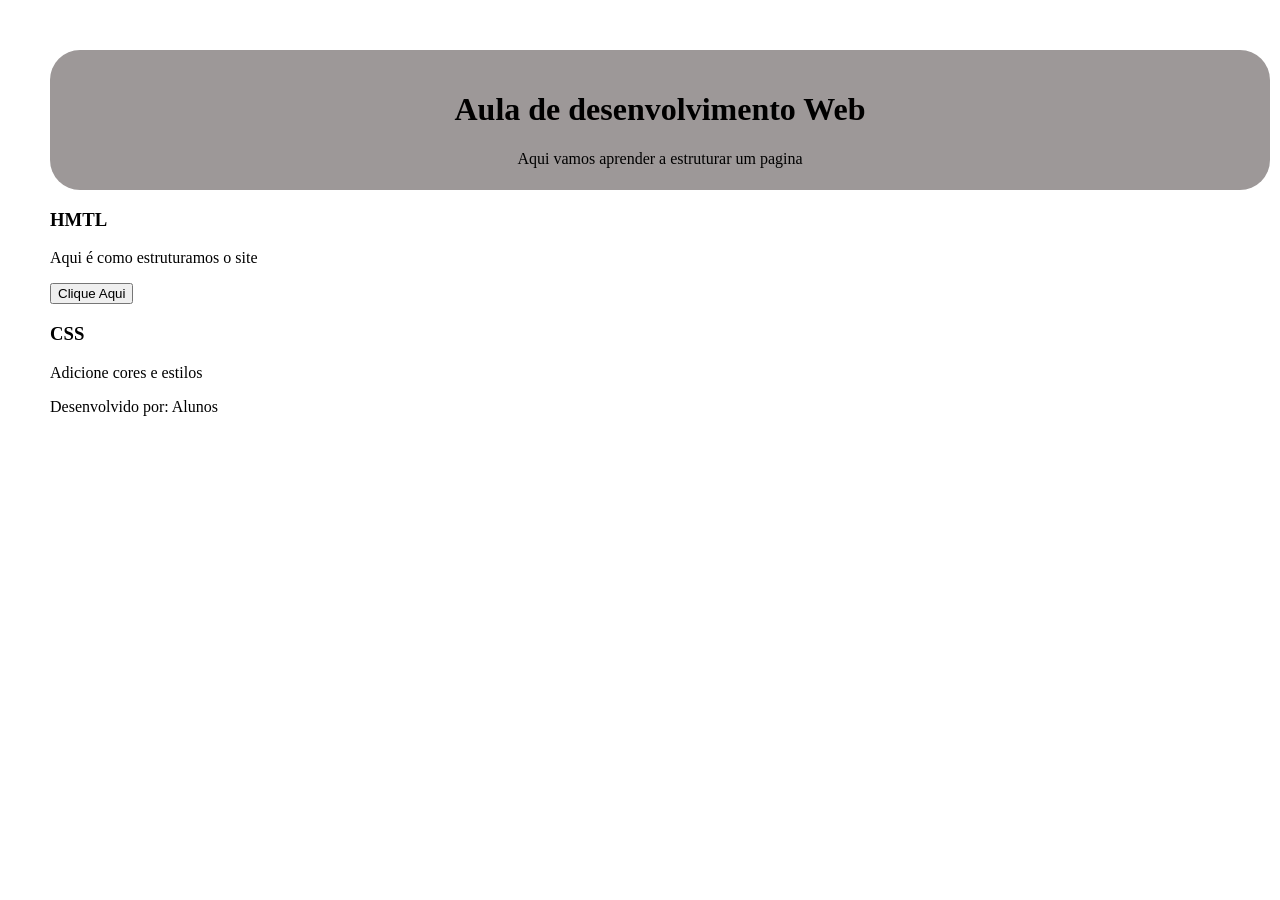
<file: DevWeb/index.html>
<!DOCTYPE html>
<html lang="pt-br">
<head>
    <meta charset="UTF-8">
    <meta name="viewport" content="width=device-width, initial-scale=1.0">
    <title>DevWeb</title>
    <link rel="stylesheet" href="style.css">
</head>
   
<body>
     <header id="caixaUm">
        <h1>Aula de desenvolvimento Web</h1>
        <p>Aqui vamos aprender a estruturar um pagina</p>
    </header>

    <main>
        <section>
            <h3> HMTL</h3>
            <p>Aqui é como estruturamos o site</p>
            <button> Clique Aqui</button>
        </section>

        <section>
            <h3>CSS</h3>
            <p>Adicione cores e estilos</p>
        </section>

    </main>
    <footer>
        <p>Desenvolvido por: Alunos</p>
    </footer>
</body>
</html>
</file>
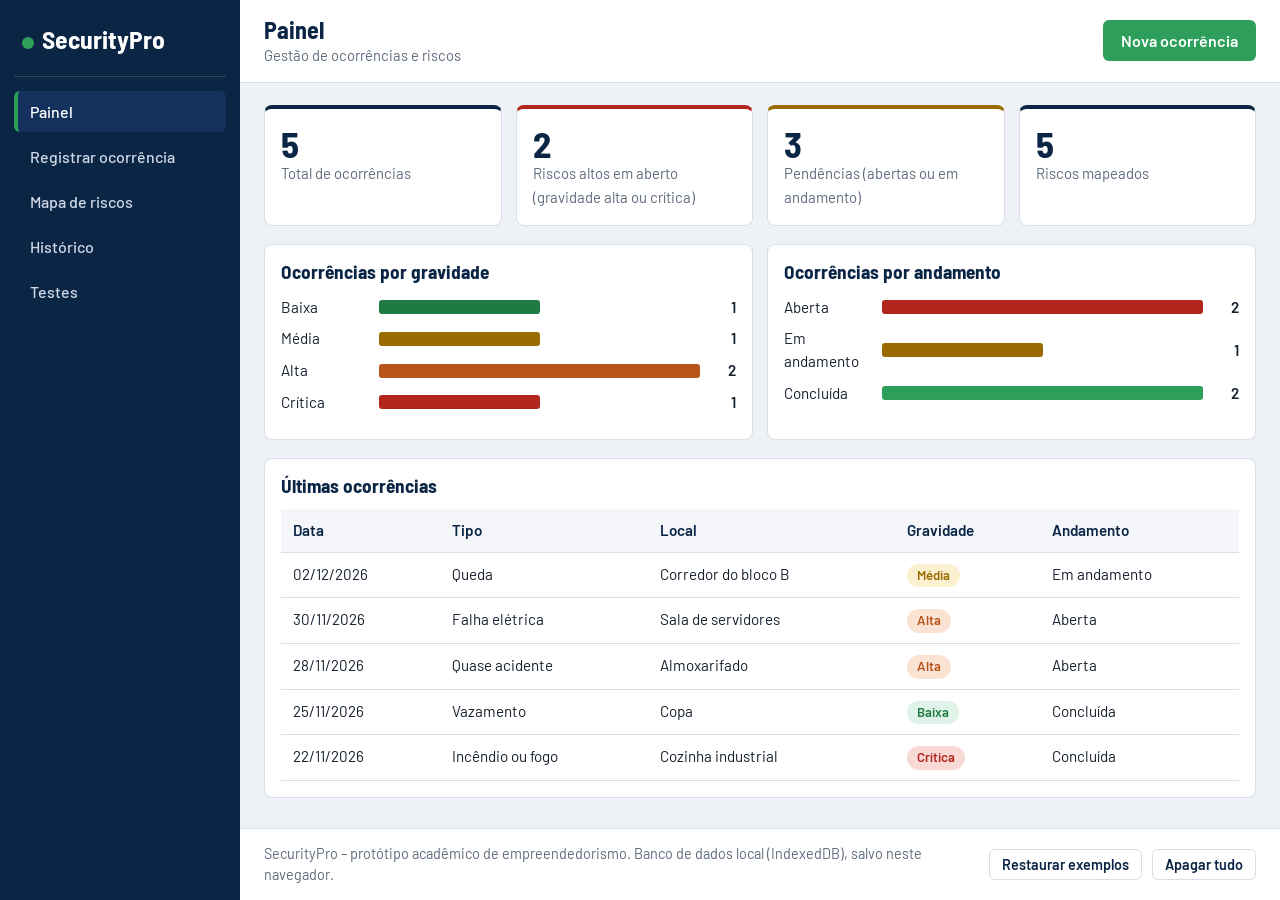
<file: ProjetoEmpreendedorismo/index.html>
<!DOCTYPE html>
<html lang="pt-BR">
<head>
<meta charset="utf-8">
<meta name="viewport" content="width=device-width, initial-scale=1, viewport-fit=cover">
<title>RiscoZero</title>
<link rel="stylesheet" href="style.css">
<link rel="stylesheet" href="https://fonts.googleapis.com/css2?family=Barlow:wght@400;500;600&family=Barlow+Semi+Condensed:wght@600;700&display=swap">

</head>
<body>
<div class="app">
  <aside>
    <div class="logo"><i></i>SecurityPro</div>
    <nav class="menu" aria-label="Menu principal">
      <button data-tab="dash" aria-current="page">Painel</button>
      <button data-tab="reg">Registrar ocorrência</button>
      <button data-tab="risk">Mapa de riscos</button>
      <button data-tab="hist">Histórico</button>

      <button data-tab="test">Testes</button>
    </nav>
  </aside>
  <div class="content">
    <header class="top">
      <div><h1 id="pageTitle">Painel</h1><p>Gestão de ocorrências e riscos</p></div>
      <button class="btn" data-go="reg">Nova ocorrência</button>
    </header>
    <main>
      <div class="alert no" id="dbError" hidden></div>

      <section id="dash">
        <div class="kpis" id="kpis"></div>
        <div class="grid2">
          <div class="card"><h2>Ocorrências por gravidade</h2><div id="chGrav"></div></div>
          <div class="card"><h2>Ocorrências por andamento</h2><div id="chSt"></div></div>
        </div>
        <div class="card"><h2>Últimas ocorrências</h2><div class="tw"><table id="tRecent"></table></div></div>
      </section>

      <section id="reg" hidden>
        <form class="card" id="form" novalidate>
          <div class="full alert ok" id="fmsg" role="status" hidden></div>
          <label>Tipo de ocorrência<select id="tipo"></select></label>
          <label>Gravidade<select id="grav"><option value="">Selecione</option><option>Baixa</option><option>Média</option><option>Alta</option><option>Crítica</option></select></label>
          <label>Local<input id="local" type="text" maxlength="60" placeholder="Ex.: Almoxarifado, Bloco B"></label>
          <label>Data<input id="data" type="date"></label>
          <label class="full">Descrição<textarea id="desc" maxlength="500" placeholder="Descreva o que aconteceu e o que foi feito na hora."></textarea></label>
          <div class="full"><button class="btn" type="submit">Salvar ocorrência</button></div>
        </form>
      </section>

      <section id="risk" hidden>
        <div class="card"><h2>Riscos identificados</h2>
          <p class="count">Gerados a partir das ocorrências (tipo e local). As medidas recomendadas vêm da tabela medidas do banco.</p>
          <div class="tw"><table id="tRisk"></table></div></div>
      </section>

      <section id="hist" hidden>
        <div class="card"><h2>Histórico e acompanhamento</h2>
          <div class="filters">
            <label>Gravidade<select id="fGrav"><option value="">Todas</option><option>Baixa</option><option>Média</option><option>Alta</option><option>Crítica</option></select></label>
            <label>Andamento<select id="fSt"><option value="">Todos</option><option>Aberta</option><option>Em andamento</option><option>Concluída</option></select></label>
            <label>Busca<input id="busca" type="search" placeholder="Local, tipo ou descrição"></label>
          </div>
          <p class="count" id="count"></p>
          <div class="tw"><table id="tHist"></table></div></div>
      </section>

      <section id="banco" hidden>
        <div class="card"><h2>Banco de dados local</h2>
          <p class="count" id="dbInfo"></p>
          <div class="tw"><table id="tSchema"></table></div>
          <p class="count" style="margin-top:14px">Estrutura equivalente em SQL, para a documentação do trabalho:</p>
<pre>CREATE TABLE ocorrencias (
  id        INTEGER PRIMARY KEY AUTOINCREMENT,
  tipo      TEXT NOT NULL,
  local     TEXT NOT NULL,
  data      DATE NOT NULL,
  descricao TEXT NOT NULL,
  gravidade TEXT NOT NULL,   -- Baixa, Média, Alta, Crítica
  status    TEXT NOT NULL,   -- Aberta, Em andamento, Concluída
  chave     TEXT UNIQUE      -- impede registros duplicados
);
CREATE TABLE historico (
  id            INTEGER PRIMARY KEY AUTOINCREMENT,
  ocorrenciaId  INTEGER REFERENCES ocorrencias(id),
  data          DATE,
  texto         TEXT
);
CREATE TABLE medidas (tipo TEXT PRIMARY KEY, texto TEXT);</pre>
        </div>
      </section>

      <section id="test" hidden>
        <div class="card"><h2>Testes do sistema</h2>
          <p class="count">Roda verificações de campos vazios, duplicidade, indicadores e persistência em um banco temporário. Os dados reais não são alterados.</p>
          <button class="btn" id="runTests">Executar testes</button>
          <ul class="tests" id="results"></ul>
          <h2 style="margin-top:18px">Conferir manualmente na apresentação</h2>
          <ul class="checks"><li>Diminuir a janela do navegador (ou abrir no celular) e verificar menu, cartões e tabelas.</li>
          <li>Registrar uma ocorrência, recarregar a página (F5) e confirmar que ela continua na tabela.</li>
          <li>Tentar salvar o formulário vazio e depois repetir o mesmo registro.</li>
          <li>Abrir a aba Banco de dados e mostrar tabelas, índices e quantidade de registros.</li></ul>
        </div>
      </section>
    </main>
    <footer>
      <span>SecurityPro – protótipo acadêmico de empreendedorismo. Banco de dados local (IndexedDB), salvo neste navegador.</span>
      <button class="btn ghost sm" id="reset">Restaurar exemplos</button>
      <button class="btn ghost sm" id="clear">Apagar tudo</button>
    </footer>
  </div>
</div>

<script src="main.js"></script>
</body>
</html>
</file>
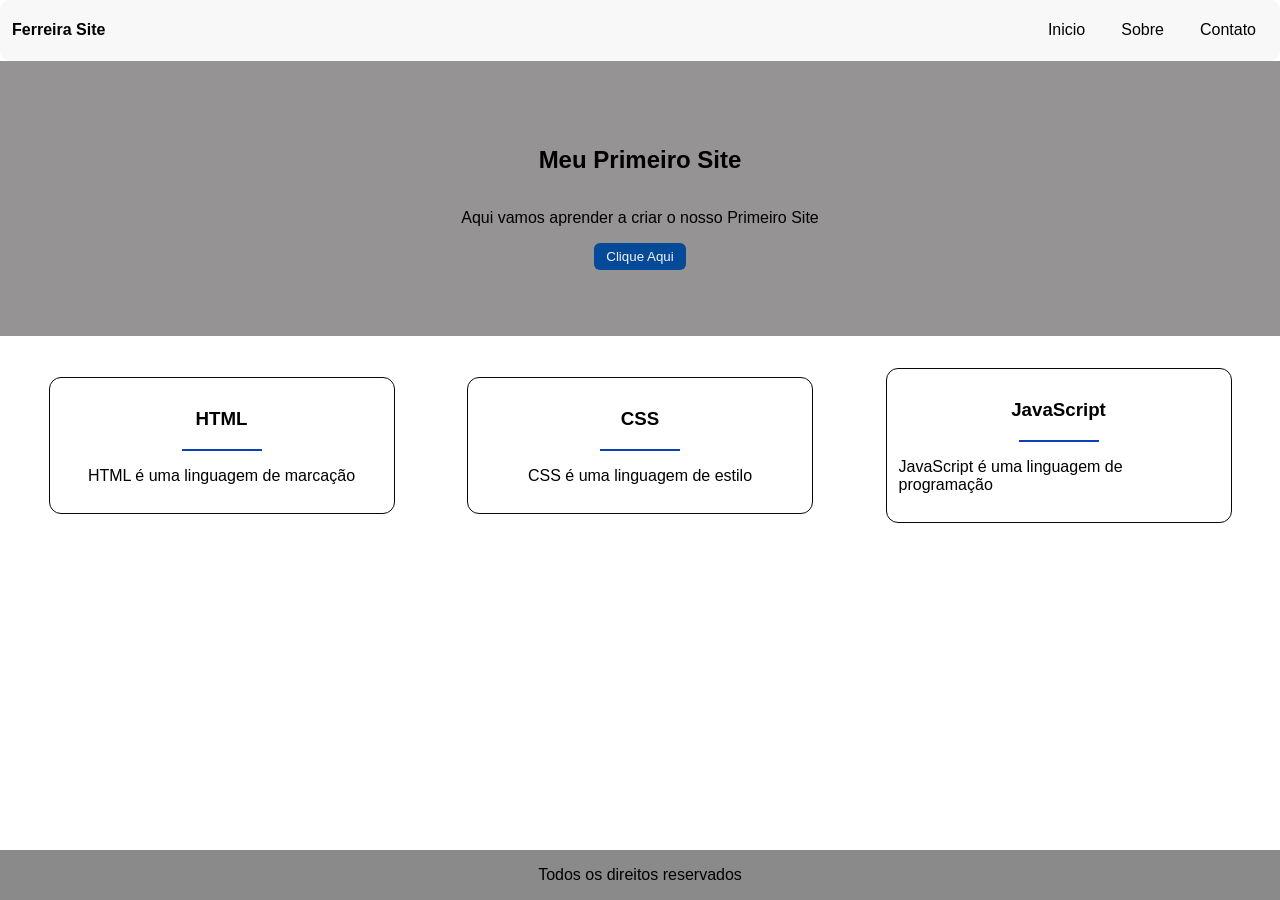
<file: DW/Aula 03/index.html>
<!DOCTYPE html>
<html lang="pt-br">
<head>
    <meta charset="UTF-8">
    <meta name="viewport" content="width=device-width, initial-scale=1.0">
    <title>DevWeb</title>
    <link rel="stylesheet" href="style.css">
    <link rel="shortcut icon" href="assets/worlwide.png" title="global icons">
</head>
<body>
    <header id="menu">
        <section id="textoMenu">
            <h4>Ferreira Site</h4>
        </section>

        <section id="linkMenu">
            <a href="https://nodejs.org/pt-br" class="linkMenu">Inicio</a>
            <a href="https://nodejs.org/pt-br" class="linkMenu">Sobre</a>
            <a href="contato.html" target="_blank" class="linkMenu">Contato</a>
        </section>
    </header>
    <main>
        <section id="">
            <div id="caixaUm">
            <h2>Meu Primeiro Site</h2>
            <p>Aqui vamos aprender a criar o nosso Primeiro Site</p>
            <button id="btnCxUm">Clique Aqui</button>
        </section>

        <section>
            <div id="caixaDois">
                <div id="caixinha">
                    <h3>HTML</h3>
                    <div class="linha"></div>
                    <p>HTML é uma linguagem de marcação </p> 
                </div>

                <div id="caixinha">
                    <h3>CSS</h3>
                    <div class="linha"></div>
                    <p>CSS é uma linguagem de estilo </p>
                </div>

                <div id="caixinha">
                    <h3>JavaScript</h3>
                    <div class="linha"></div>
                    <p>JavaScript é uma linguagem de programação </p> 
            </div>
    </main>

    <footer>
        <p>Todos os direitos reservados</p>

    </footer>
</body>
</html>
</file>
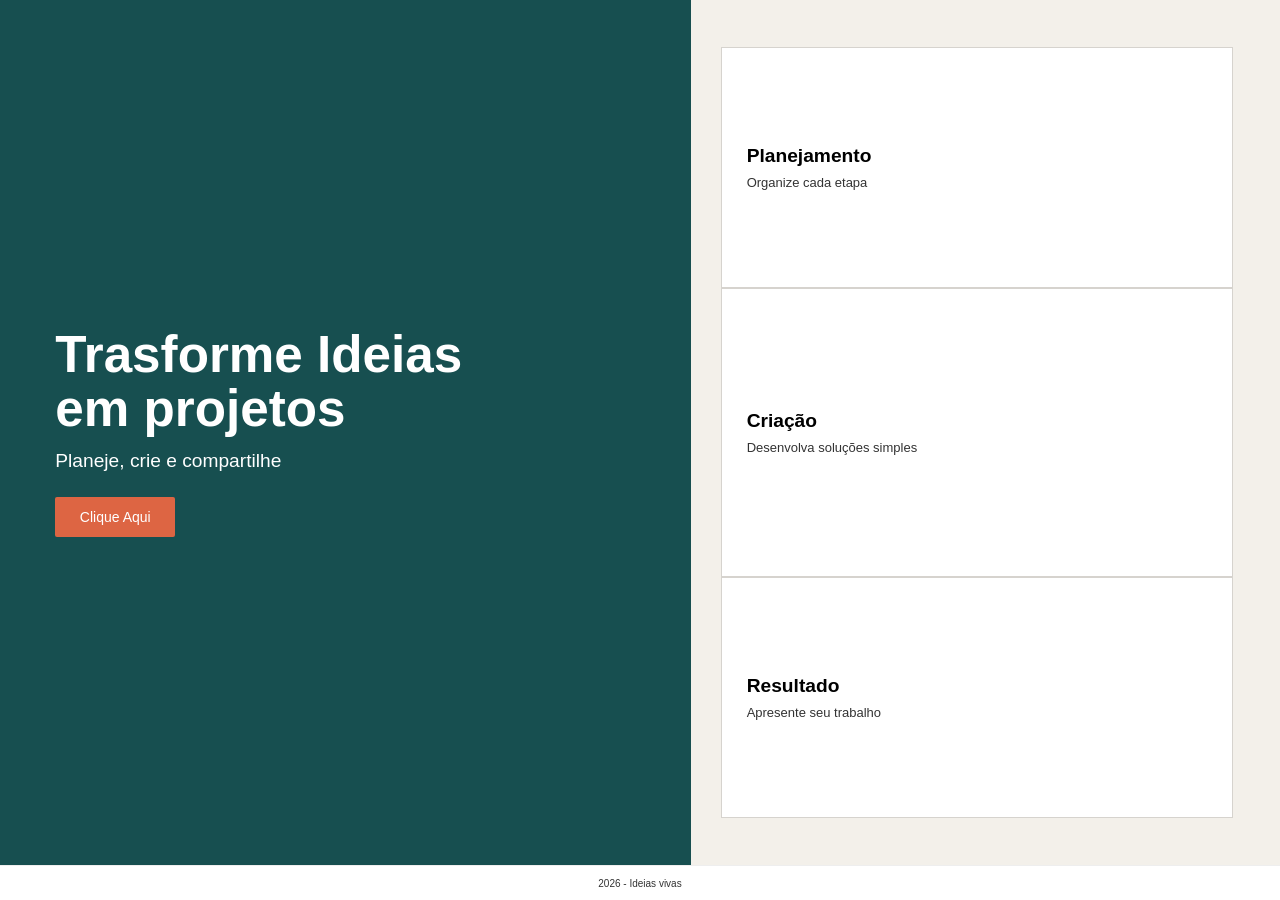
<file: DW/Extra/index.html>
<!DOCTYPE html>
<html lang="pt-br">
<head>
    <meta charset="UTF-8">
    <meta name="viewport" content="width=device-width, initial-scale=1.0">
    <title>Document</title>
    <link rel="stylesheet" href="style.css">
    <link rel="favicon" href="">

</head>
<body>
    <header>

    </header>
    <main>
        <section>
            <div id="CaixaUm">
                <div class="caixinha1">
                    <h1>Trasforme Ideias em projetos</h1>
                    <p>Planeje, crie e compartilhe</p>
                    <button> Clique Aqui</button>
                </div>

                <div class="caixinha2">
                    <h2>Planejamento</h2>
                    <p>Organize cada etapa</p>
                </div>

                <div class="caixinha2">
                    <h2>Criação</h2>
                    <p>Desenvolva soluções simples</p>
                </div>

                <div class="caixinha2">
                    <h2>Resultado</h2>
                    <p>Apresente seu trabalho</p>
                </div>
            </div>
        </section>

    </main>
    <footer>
        2026 - Ideias vivas
    </footer>
    
</body>
</html>
</file>
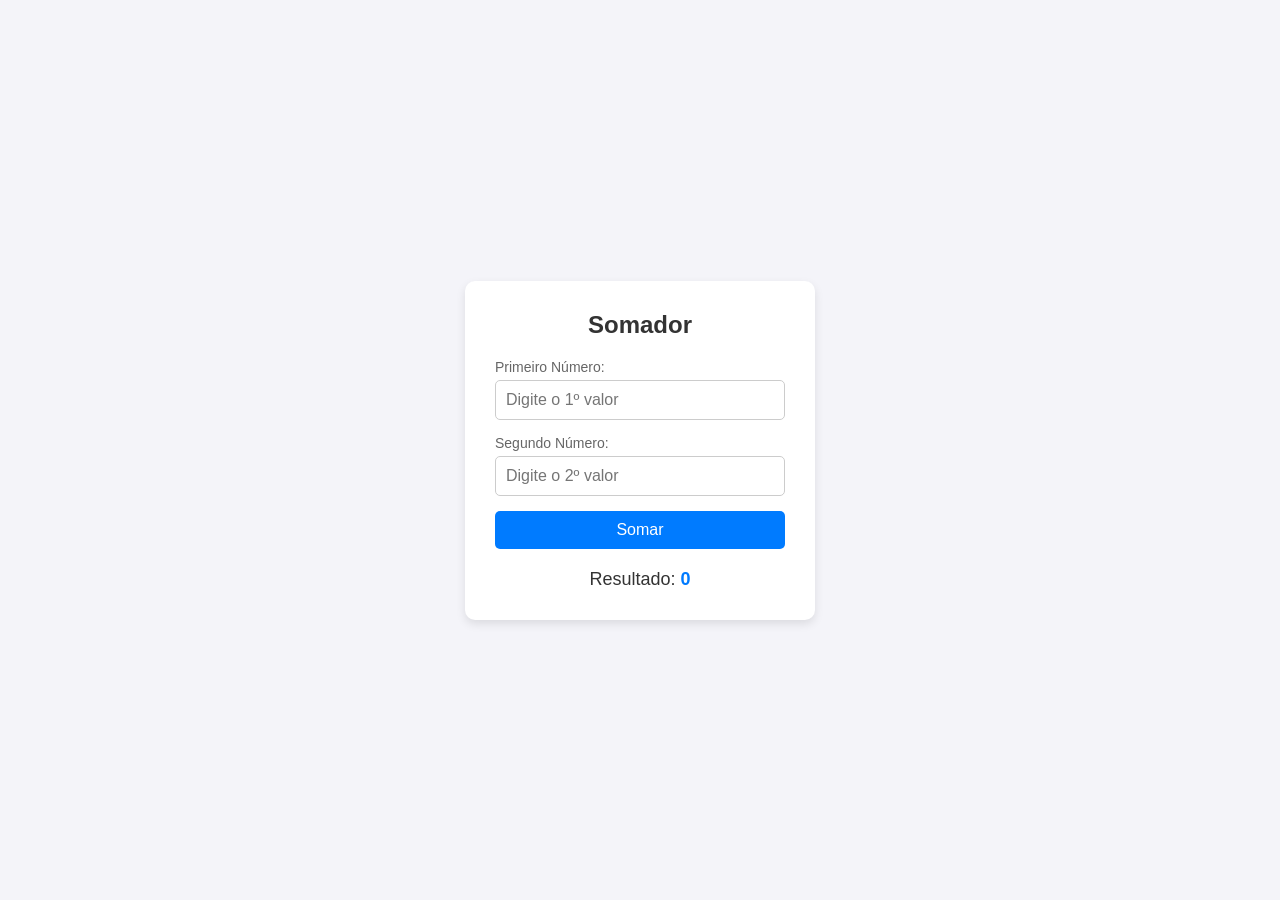
<file: Treino JS/Treino 01/index.html>
<!DOCTYPE html>
<html lang="pt-BR">
<head>
    <meta charset="UTF-8">
    <meta name="viewport" content="width=device-width, initial-scale=1.0">
    <link rel="stylesheet" href="style.css">
    <title>Calculadora de Soma</title>
</head>
<body>
    <div class="calculator-card">
        <h2>Somador</h2>
        <form id="calcForm">
            <div class="form-group">
                <label for="num1">Primeiro Número:</label>
                <input type="number" id="num1" step="any" required placeholder="Digite o 1º valor">
            </div>

            <div class="form-group">
                <label for="num2">Segundo Número:</label>
                <input type="number" id="num2" step="any" required placeholder="Digite o 2º valor">
            </div>

            <button type="submit">Somar</button>
        </form>

        <div class="result-container">
            Resultado: <span id="resultado">0</span>
        </div>
    </div>

    <script src="main.js"></script>

</body>
</html>
</file>
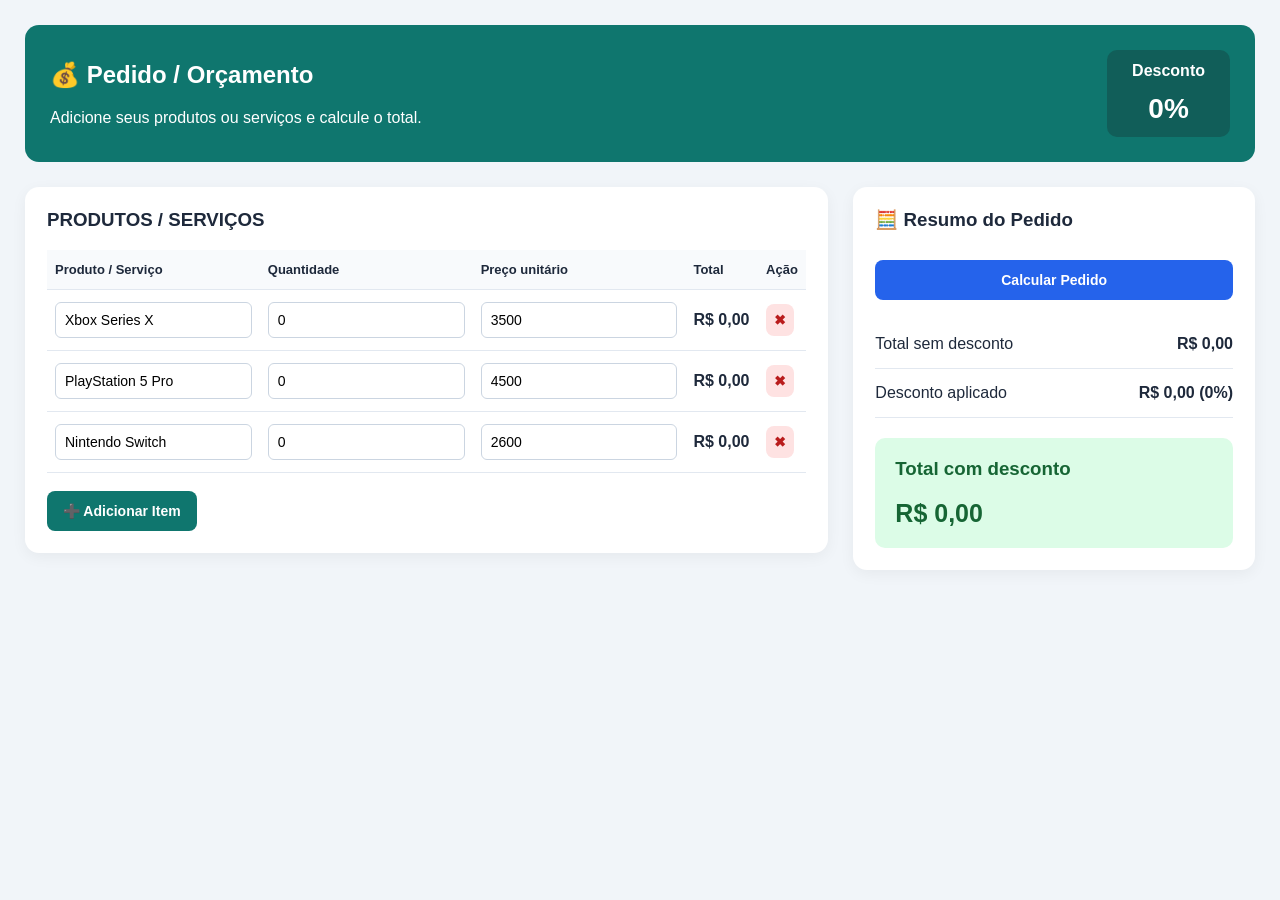
<file: Treino JS/Treino 04/index.html>
<!DOCTYPE html>
<html lang="pt-br">
<head>
    <meta charset="UTF-8">
    <meta name="viewport" content="width=device-width, initial-scale=1.0">
    <title>Pedido / Orçamento</title>
    <link rel="stylesheet" href="style.css">
</head>
<body>
    <header>
        <section>
            <h1>💰 Pedido / Orçamento</h1>
            <p>Adicione seus produtos ou serviços e calcule o total.</p>
        </section>
        <section class="desconto">
            <h2>Desconto</h2>
            <span id="percentual">0%</span>
        </section>
    </header>

    <main>
        <section class="produtos">
            <h3>PRODUTOS / SERVIÇOS</h3>

            <div class="tabela-container">
                <table>
                    <thead>
                        <tr>
                            <th>Produto / Serviço</th>
                            <th>Quantidade</th>
                            <th>Preço unitário</th>
                            <th>Total</th>
                            <th>Ação</th>
                        </tr>
                    </thead>
                    <tbody id="listaProdutos">
                        <tr>
                            <td><input class="nome" value="Xbox Series X"></td>
                            <td><input class="quantidade" type="number" min="0" step="1" value="0"></td>
                            <td><input class="preco" type="number" min="0" step="0.01" value="3500"></td>
                            <td class="totalProduto">R$ 0,00</td>
                            <td><button class="remover" type="button">✖</button></td>
                        </tr>
                        <tr>
                            <td><input class="nome" value="PlayStation 5 Pro"></td>
                            <td><input class="quantidade" type="number" min="0" step="1" value="0"></td>
                            <td><input class="preco" type="number" min="0" step="0.01" value="4500"></td>
                            <td class="totalProduto">R$ 0,00</td>
                            <td><button class="remover" type="button">✖</button></td>
                        </tr>
                        <tr>
                            <td><input class="nome" value="Nintendo Switch"></td>
                            <td><input class="quantidade" type="number" min="0" step="1" value="0"></td>
                            <td><input class="preco" type="number" min="0" step="0.01" value="2600"></td>
                            <td class="totalProduto">R$ 0,00</td>
                            <td><button class="remover" type="button">✖</button></td>
                        </tr>
                    </tbody>
                </table>
            </div>

            <button id="adicionar" type="button">➕ Adicionar Item</button>
        </section>

        <section class="resumo">
            <h3>🧮 Resumo do Pedido</h3>
            <button id="calcular" type="button">Calcular Pedido</button>

            <div class="linha-resumo">
                <span>Total sem desconto</span>
                <strong id="semDesc">R$ 0,00</strong>
            </div>

            <div class="linha-resumo">
                <span>Desconto aplicado</span>
                <strong id="valorDesconto">R$ 0,00 (0%)</strong>
            </div>

            <div class="total-final">
                <h3>Total com desconto</h3>
                <strong id="comDesc">R$ 0,00</strong>
            </div>
        </section>
    </main>

    <script src="main.js"></script>
</body>
</html>
</file>
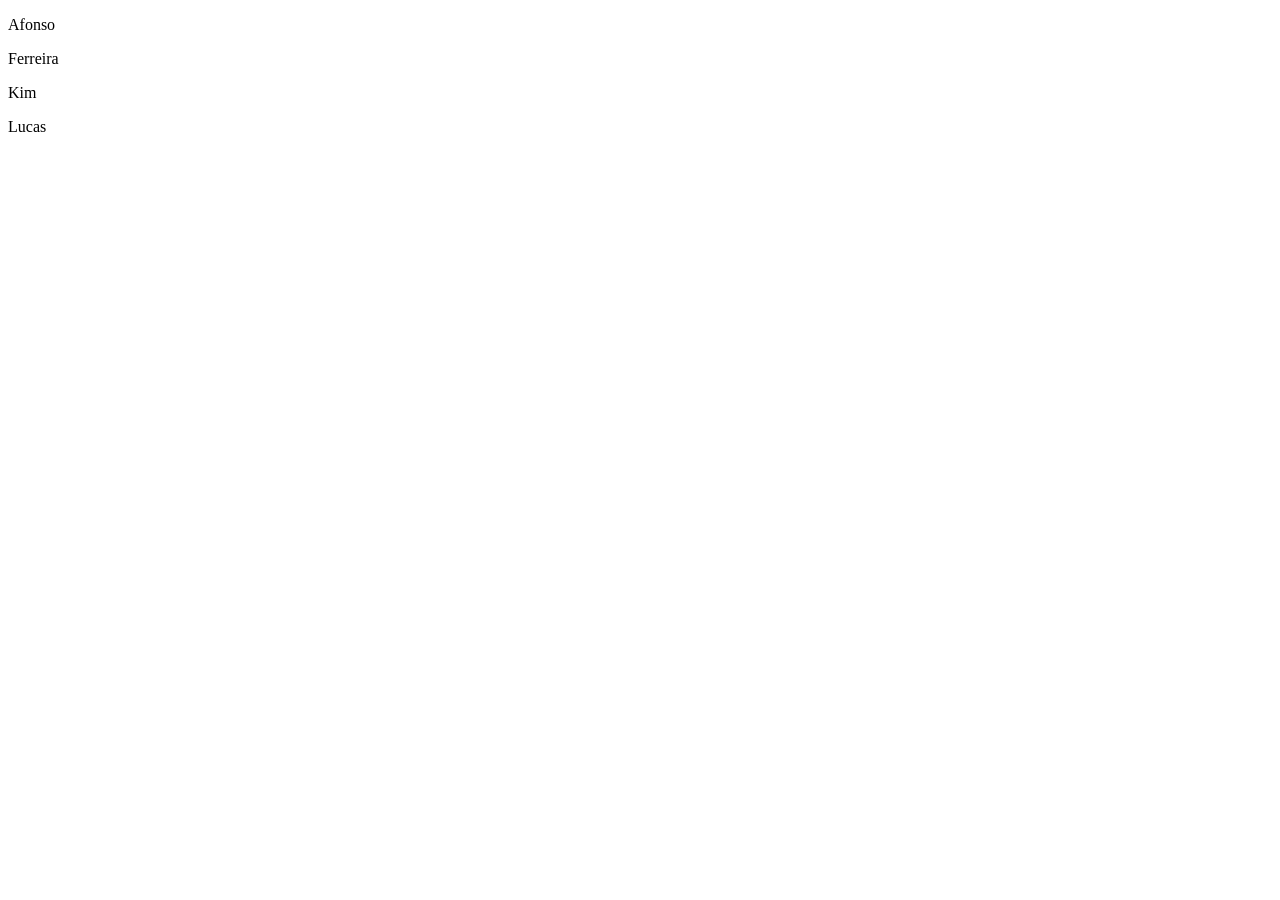
<file: Treino JS/Treino 5/index.html>
<!DOCTYPE html>
<html lang="pt-br">
<head>
    <meta charset="UTF-8">
    <meta name="viewport" content="width=device-width, initial-scale=1.0">
    <title>treino 05</title>
</head>
<body>
    <section>
        <div id="lista"></div>
        
    </section>
    <script src="main.js"></script>
</body>
</html>
</file>
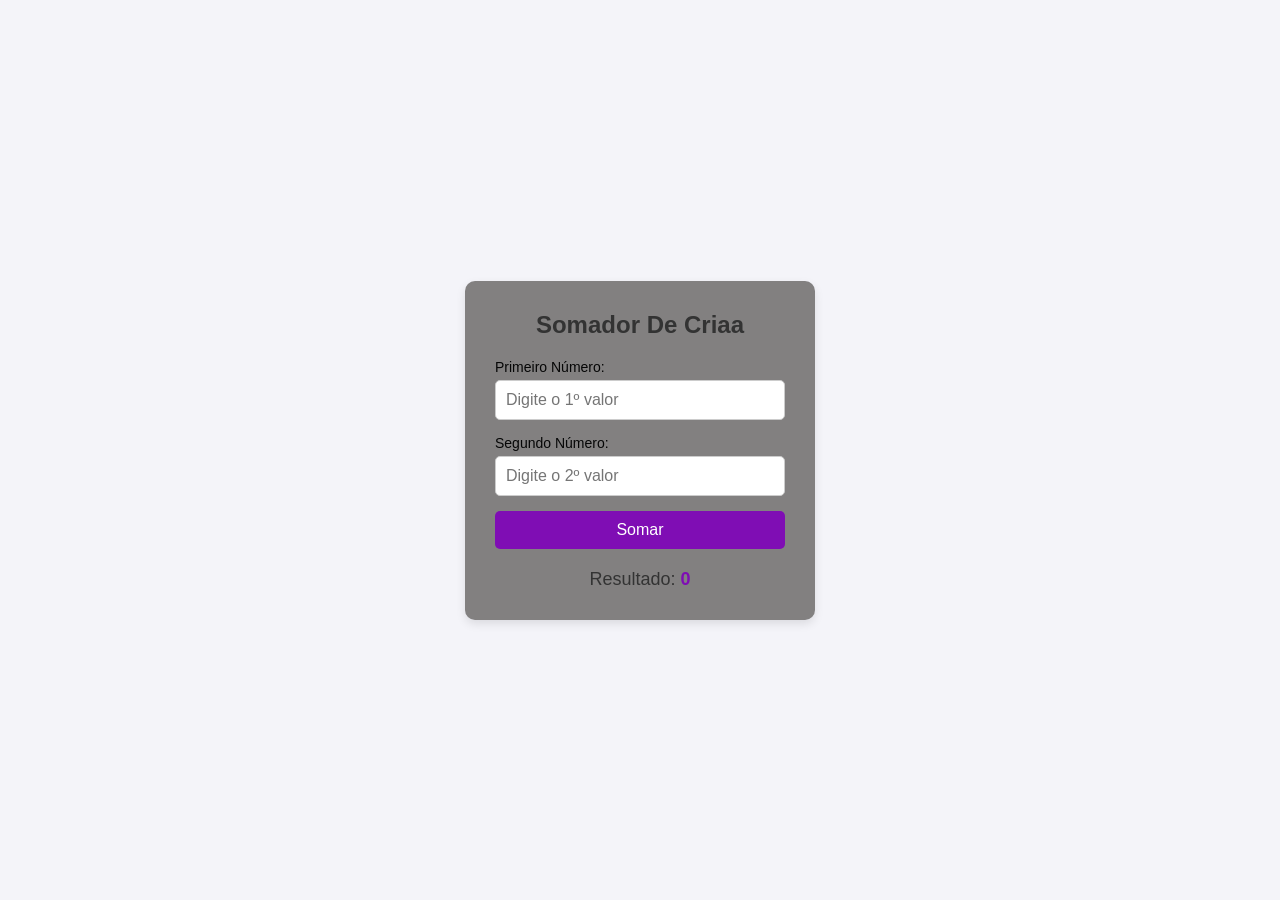
<file: Treino JS/Treino_01/index.html>
<!--Nome: Thiago Viana Ferreira RE: 26110135-->
<!DOCTYPE html>
<html lang="pt-BR">
<head>
    <meta charset="UTF-8">
    <meta name="viewport" content="width=device-width, initial-scale=1.0">
    <link rel="stylesheet" href="style.css">
    <title>Calculadora de Soma</title>
</head>
<body>
    <div class="calculator-card">
        <h2>Somador De Criaa</h2>
        <form id="calcForm">
            <div class="form-group">
                <label for="num1">Primeiro Número:</label>
                <input type="number" id="num1" step="any" required placeholder="Digite o 1º valor">
            </div>

            <div class="form-group">
                <label for="num2">Segundo Número:</label>
                <input type="number" id="num2" step="any" required placeholder="Digite o 2º valor">
            </div>

            <button type="submit">Somar</button>
        </form>
        <div class="result-container">
            Resultado: <span id="resultado">0</span>
        </div>
    </div>

    <script src="main.js"></script>

</body>
</html>
</file>
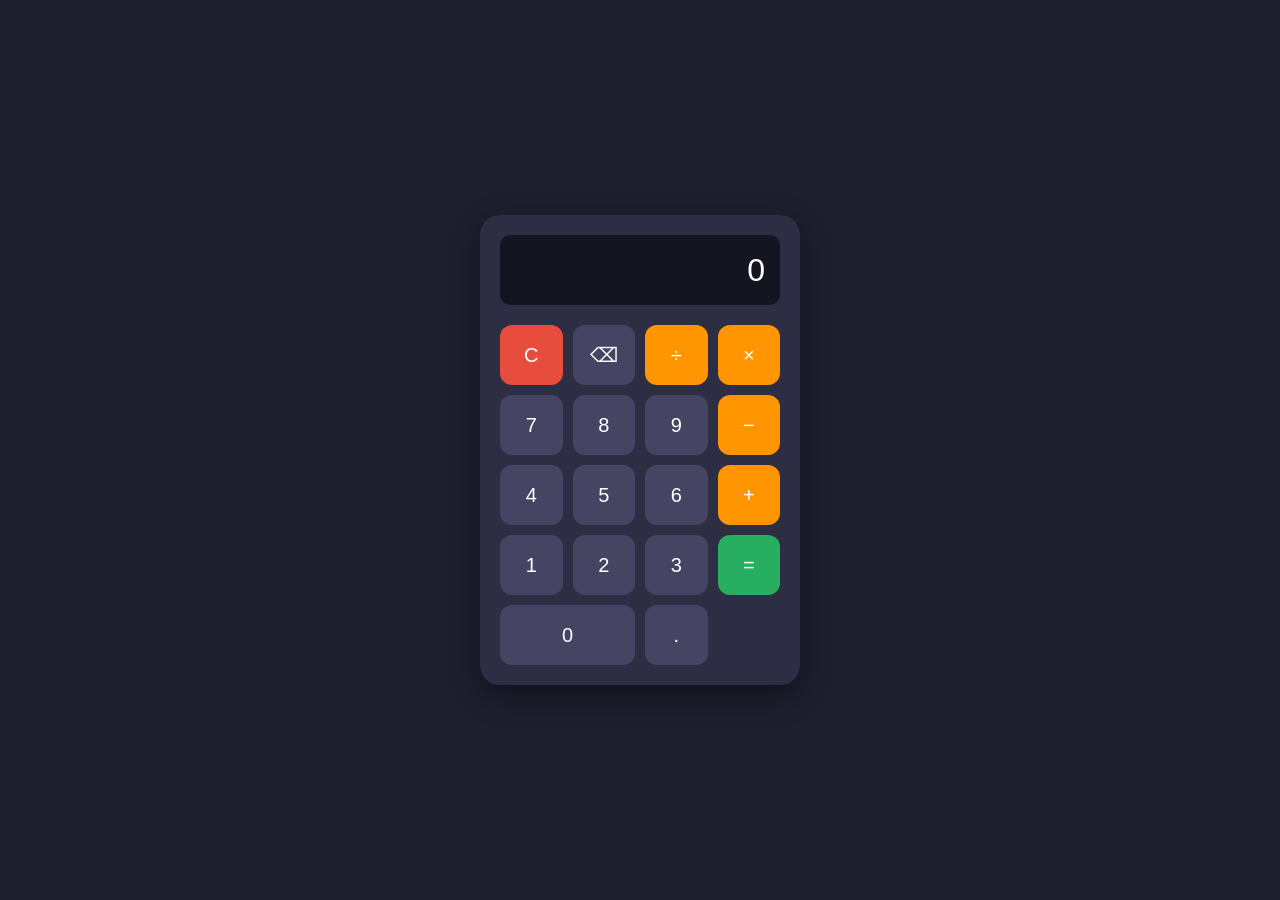
<file: Treino JS/Treino_02/index.html>
<!DOCTYPE html>
<html lang="pt-BR">
<head>
    <meta charset="UTF-8">
    <meta name="viewport" content="width=device-width, initial-scale=1.0">
    <title>Calculadora</title>
    <link rel="stylesheet" href="styles.css">
</head>
<body>
    <main class="calculadora">
        
        <input type="text" id="visor" value="0" readonly>
        <div class="botoes">

            <button id="btn-limpar" class="limpar">C</button>
            <button id="btn-apagar">⌫</button>
            <button id="btn-dividir" class="operador">÷</button>
            <button id="btn-multiplicar" class="operador">×</button>

            <button id="btn-7" class="numero">7</button>
            <button id="btn-8" class="numero">8</button>
            <button id="btn-9" class="numero">9</button>
            <button id="btn-subtrair" class="operador">−</button>

            <button id="btn-4" class="numero">4</button>
            <button id="btn-5" class="numero">5</button>
            <button id="btn-6" class="numero">6</button>
            <button id="btn-somar" class="operador">+</button>

            <button id="btn-1" class="numero">1</button>
            <button id="btn-2" class="numero">2</button>
            <button id="btn-3" class="numero">3</button>
            <button id="btn-igual" class="igual">=</button>

            <button id="btn-0" class="numero zero">0</button>
            <button id="btn-ponto" class="numero">.</button>
        </div>
    </main>

    <script src="main.js"></script>
</body>
</html>
</file>
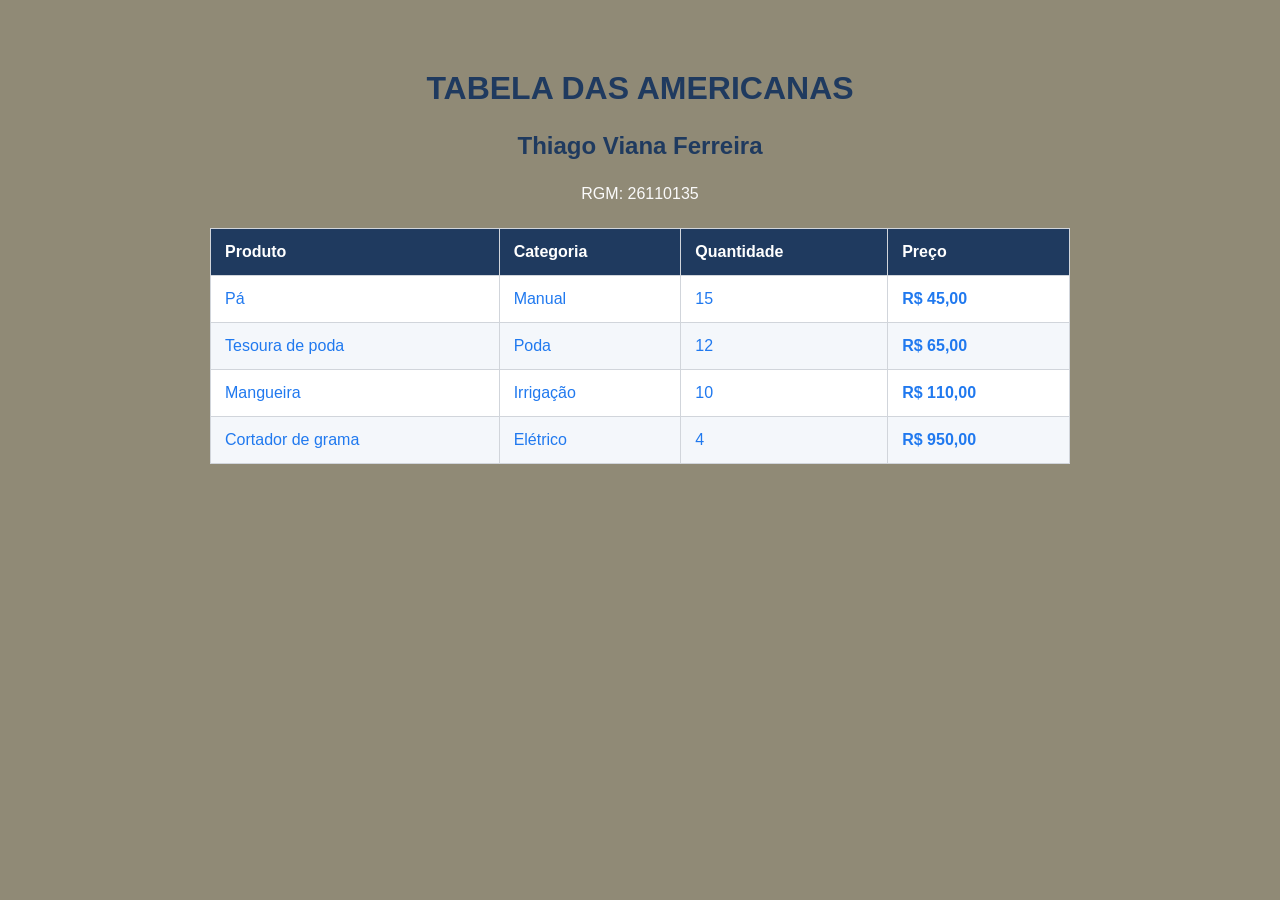
<file: Treino JS/Treino_Aula/Treino_Aula/index.html>
<!DOCTYPE html>
<html lang="pt-br">
<head>
    <meta charset="UTF-8">
    <meta name="viewport" content="width=device-width, initial-scale=1.0">
    <title>LojasAmericanas.com.br</title>
    <link rel="stylesheet" href="style.css">
</head>
<body>
    <main class="configGeral">
        <h1>TABELA DAS AMERICANAS</h1>
        <h2>Thiago Viana Ferreira</h2>
        <p>RGM: 26110135 </p>
        <table>
            <thead>
                <th>Produto</th>
                <th>Categoria</th>
                <th>Quantidade</th>
                <th>Preço</th>
            </thead>

            <tbody id="configTable"> 
                <!--Vai add itens na tebal-->
            </tbody>
        </table>
    </main>
    <script src="main.js"></script>

<body>
</html>
</file>
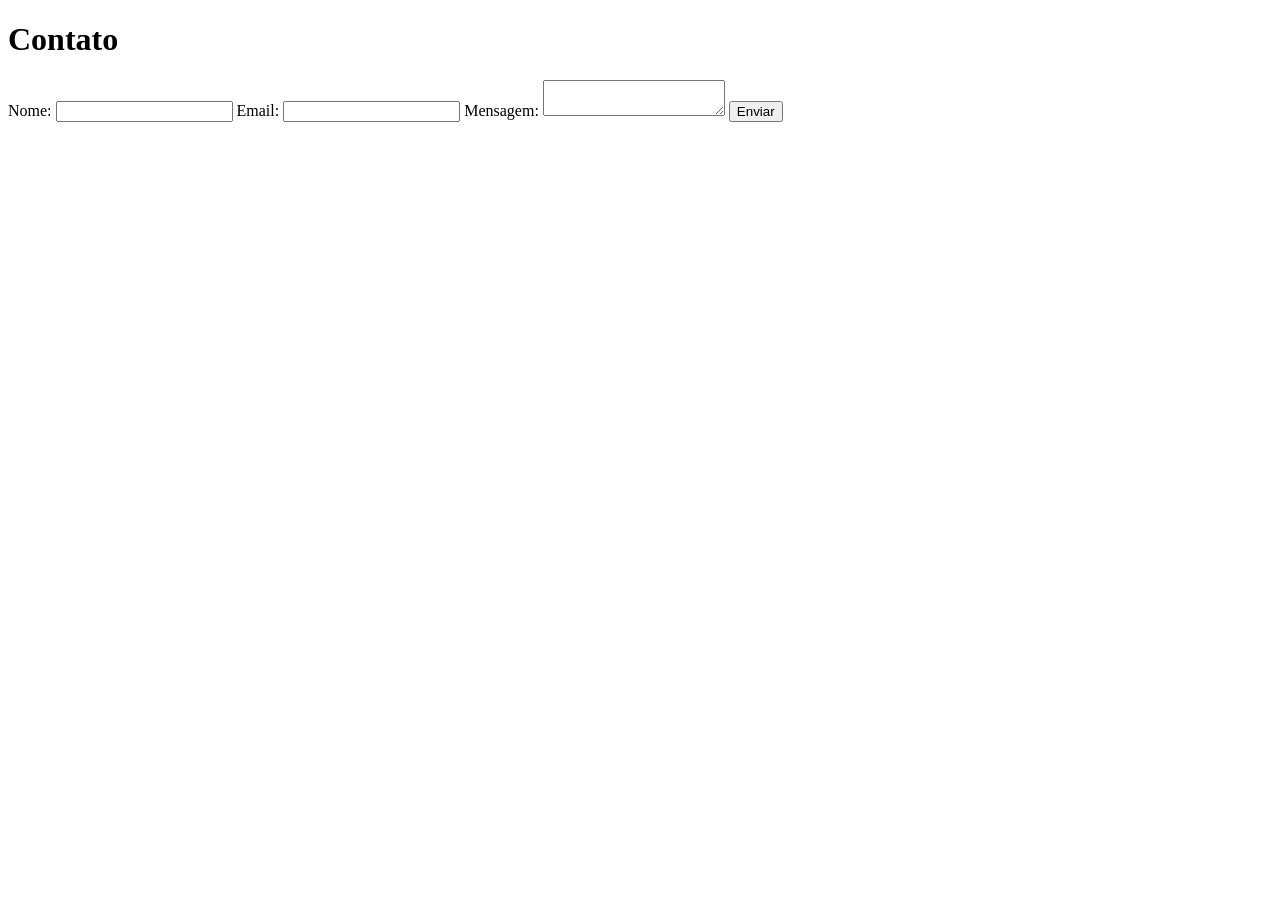
<file: DW/Aula 03/contato.html>
<!DOCTYPE html>
<html lang="en">
<head>
    <meta charset="UTF-8">
    <meta name="viewport" content="width=device-width, initial-scale=1.0">
    <title>Contato</title>
</head>
<body>
    <h1>Contato</h1>
    <form action="processar_contato.php" method="post">
        <label for="nome">Nome:</label>
        <input type="text" id="nome" name="nome" required>

        <label for="email">Email:</label>
        <input type="email" id="email" name="email" required>

        <label for="mensagem">Mensagem:</label>
        <textarea id="mensagem" name="mensagem" required></textarea>

        <button type="submit">Enviar</button>
    </form>
</body>
</html>
</file>
<file: DevWeb/style.css>
body{
    margin: 50px;
    padding: 25px'
}

#caixaUm {
    width: 100%; 
    height: 100px;
    background-color: #9d9898;
    text-align: center;
    border-radius: 30px;
    padding: 20px;
    margin-top: 10px;
}
</file>
<file: ProjetoEmpreendedorismo/style.css>
:root {
    --navy: #0b2545;
    --navy-2: #13315c;
    --green: #2e9e5b;
    --green-d: #1f7a43;
    --bg: #eef1f5;
    --surface: #fff;
    --ink: #16202e;
    --muted: #5d6b7c;
    --line: #d8dee6;
    --head: #f4f6f9;
    --baixa: #1f7a43;
    --media: #9a6b00;
    --alta: #b8531a;
    --critica: #b3261e;
    --baixa-bg: #e0f3e8;
    --media-bg: #fbf0cf;
    --alta-bg: #fbe3d3;
    --critica-bg: #f8d9d6;
    --font: "Barlow", system-ui, -apple-system, "Segoe UI", Roboto, Arial, sans-serif;
    --font-d: "Barlow Semi Condensed", "Barlow", system-ui, "Arial Narrow", Arial, sans-serif;
    color-scheme: light;
}

@media (prefers-color-scheme: dark) {
    :root:not([data-theme="light"]) {
        --bg: #0a1424;
        --surface: #101e33;
        --ink: #e6ecf4;
        --muted: #9aaabd;
        --line: #243652;
        --head: #162741;
        --green: #4cc07a;
        --baixa: #6fd29a;
        --media: #f2c94c;
        --alta: #f2994a;
        --critica: #ff8a80;
        --baixa-bg: #173a2a;
        --media-bg: #3b3312;
        --alta-bg: #402717;
        --critica-bg: #40201d;
        color-scheme: dark;
    }
}

:root[data-theme="dark"] {
    --bg: #0a1424;
    --surface: #101e33;
    --ink: #e6ecf4;
    --muted: #9aaabd;
    --line: #243652;
    --head: #162741;
    --green: #4cc07a;
    --baixa: #6fd29a;
    --media: #f2c94c;
    --alta: #f2994a;
    --critica: #ff8a80;
    --baixa-bg: #173a2a;
    --media-bg: #3b3312;
    --alta-bg: #402717;
    --critica-bg: #40201d;
    color-scheme: dark;
}

* {
    box-sizing: border-box
}

:root {
    padding-top: env(safe-area-inset-top, 0px);
    padding-bottom: env(safe-area-inset-bottom, 0px)
}

html {
    scroll-padding-top: env(safe-area-inset-top, 0px)
}

body {
    margin: 0;
    background: var(--bg);
    color: var(--ink);
    font: 16px/1.5 var(--font)
}

h1,
h2,
h3 {
    font-family: var(--font-d);
    margin: 0;
    line-height: 1.15
}

.app {
    display: grid;
    grid-template-columns: 240px 1fr;
    min-height: 100vh
}

aside {
    background: var(--navy);
    color: #fff;
    padding: 20px 14px;
    position: sticky;
    top: 0;
    align-self: start;
    height: 100vh
}

.logo {
    font-family: var(--font-d);
    font-weight: 700;
    font-size: 1.6rem;
    padding: 0 8px 18px;
    border-bottom: 1px solid rgba(255, 255, 255, .15);
    margin-bottom: 14px
}

.logo i {
    display: inline-block;
    width: 12px;
    height: 12px;
    border-radius: 50%;
    background: var(--green);
    margin-right: 8px
}

.menu {
    display: flex;
    flex-direction: column;
    gap: 4px
}

.menu button {
    background: none;
    border: 0;
    color: #cfd9e8;
    text-align: left;
    padding: 11px 12px;
    border-radius: 6px;
    font: 500 1rem var(--font);
    cursor: pointer;
    border-left: 4px solid transparent
}

.menu button:hover {
    background: var(--navy-2)
}

.menu button[aria-current="page"] {
    background: var(--navy-2);
    color: #fff;
    border-left-color: var(--green)
}

.content {
    display: flex;
    flex-direction: column;
    min-width: 0
}

header.top {
    background: var(--surface);
    border-bottom: 1px solid var(--line);
    padding: 16px 24px;
    display: flex;
    justify-content: space-between;
    align-items: center;
    gap: 12px;
    flex-wrap: wrap
}

header.top h1 {
    font-size: 1.5rem;
    color: var(--navy)
}

header.top p {
    margin: 0;
    color: var(--muted);
    font-size: .92rem
}

main {
    flex: 1;
    padding: 22px 24px
}

section[hidden] {
    display: none
}

button:focus-visible,
input:focus-visible,
select:focus-visible,
textarea:focus-visible {
    outline: 3px solid var(--green);
    outline-offset: 2px
}

.kpis {
    display: grid;
    grid-template-columns: repeat(auto-fit, minmax(190px, 1fr));
    gap: 14px;
    margin-bottom: 18px
}

.card {
    background: var(--surface);
    border: 1px solid var(--line);
    border-radius: 8px;
    padding: 16px
}

.kpi {
    border-top: 4px solid var(--navy)
}

.kpi.red {
    border-top-color: var(--critica)
}

.kpi.amber {
    border-top-color: var(--media)
}

.kpi.green {
    border-top-color: var(--green)
}

.kpi b {
    display: block;
    font: 700 2.3rem/1 var(--font-d);
    color: var(--navy)
}

.kpi span {
    color: var(--muted);
    font-size: .93rem
}

:root[data-theme="dark"] .kpi b,
:root[data-theme="dark"] .card h2,
:root[data-theme="dark"] header.top h1,
:root[data-theme="dark"] th {
    color: var(--ink)
}

@media (prefers-color-scheme: dark) {

    :root:not([data-theme="light"]) .kpi b,
    :root:not([data-theme="light"]) .card h2,
    :root:not([data-theme="light"]) header.top h1,
    :root:not([data-theme="light"]) th {
        color: var(--ink)
    }
}

.card h2 {
    font-size: 1.2rem;
    color: var(--navy);
    margin-bottom: 12px
}

.grid2 {
    display: grid;
    grid-template-columns: 1fr 1fr;
    gap: 14px;
    margin-bottom: 18px
}

.bar {
    display: grid;
    grid-template-columns: 90px 1fr 28px;
    gap: 8px;
    align-items: center;
    margin: 9px 0;
    font-size: .95rem
}

.bar i {
    display: block;
    height: 14px;
    border-radius: 3px;
    min-width: 2px
}

.bar em {
    font-style: normal;
    font-weight: 600;
    text-align: right
}

.tw {
    overflow-x: auto
}

table {
    width: 100%;
    border-collapse: collapse;
    font-size: .95rem
}

th,
td {
    padding: 10px 12px;
    text-align: left;
    border-bottom: 1px solid var(--line);
    vertical-align: top
}

th {
    background: var(--head);
    color: var(--navy);
    font-weight: 600;
    white-space: nowrap
}

td.desc {
    min-width: 220px
}

tr.logrow td {
    background: var(--head);
    color: var(--muted);
    font-size: .9rem
}

tr.logrow ul {
    margin: 0;
    padding-left: 18px
}

.badge {
    display: inline-block;
    padding: 2px 10px;
    border-radius: 99px;
    font-size: .82rem;
    font-weight: 600;
    white-space: nowrap
}

.g-Baixa {
    background: var(--baixa-bg);
    color: var(--baixa)
}

.g-Média {
    background: var(--media-bg);
    color: var(--media)
}

.g-Alta {
    background: var(--alta-bg);
    color: var(--alta)
}

.g-Crítica {
    background: var(--critica-bg);
    color: var(--critica)
}

label {
    display: flex;
    flex-direction: column;
    gap: 5px;
    font-weight: 600;
    font-size: .95rem
}

input,
select,
textarea {
    font: 400 1rem var(--font);
    padding: 10px;
    border: 1px solid var(--line);
    border-radius: 6px;
    background: var(--surface);
    color: var(--ink);
    width: 100%
}

input.bad,
select.bad,
textarea.bad {
    border-color: var(--critica)
}

textarea {
    min-height: 110px;
    resize: vertical
}

form.card {
    display: grid;
    grid-template-columns: 1fr 1fr;
    gap: 14px;
    max-width: 820px
}

form .full {
    grid-column: 1/-1
}

.err {
    color: var(--critica);
    font-size: .85rem;
    font-weight: 500
}

.btn {
    background: var(--green);
    color: #fff;
    border: 0;
    border-radius: 6px;
    padding: 11px 18px;
    font: 600 1rem var(--font);
    cursor: pointer
}

.btn:hover {
    background: var(--green-d)
}

.btn.ghost {
    background: transparent;
    color: var(--navy);
    border: 1px solid var(--line)
}

:root[data-theme="dark"] .btn.ghost {
    color: var(--ink)
}

@media (prefers-color-scheme: dark) {
    :root:not([data-theme="light"]) .btn.ghost {
        color: var(--ink)
    }
}

.btn.sm {
    padding: 6px 12px;
    font-size: .9rem
}

.alert {
    padding: 10px 14px;
    border-radius: 6px;
    margin-bottom: 12px;
    font-weight: 500
}

.alert.ok {
    background: var(--baixa-bg);
    color: var(--baixa)
}

.alert.no {
    background: var(--critica-bg);
    color: var(--critica)
}

.alert[hidden] {
    display: none
}

.filters {
    display: flex;
    gap: 10px;
    flex-wrap: wrap;
    margin-bottom: 12px;
    align-items: end
}

.filters label {
    flex: 1 1 170px
}

.count {
    color: var(--muted);
    font-size: .92rem;
    margin: 0 0 10px
}

.empty {
    padding: 26px;
    text-align: center;
    color: var(--muted)
}

.tests li {
    padding: 6px 0;
    list-style: none
}

.tests .p {
    color: var(--baixa)
}

.tests .f {
    color: var(--critica)
}

.checks {
    margin: 12px 0 0;
    padding-left: 20px;
    color: var(--muted)
}

pre {
    background: var(--head);
    border: 1px solid var(--line);
    border-radius: 6px;
    padding: 12px;
    overflow-x: auto;
    font: 13px/1.5 ui-monospace, Menlo, Consolas, monospace;
    margin: 12px 0 0
}

code {
    font-family: ui-monospace, Menlo, Consolas, monospace;
    font-size: .9em
}

footer {
    background: var(--surface);
    border-top: 1px solid var(--line);
    padding: 14px 24px;
    display: flex;
    gap: 10px;
    flex-wrap: wrap;
    align-items: center;
    color: var(--muted);
    font-size: .9rem
}

footer span {
    flex: 1 1 220px
}

@media (max-width:820px) {
    .app {
        grid-template-columns: 1fr
    }

    aside {
        position: static;
        height: auto;
        padding: 10px 10px 0
    }

    .logo {
        padding: 0 8px 10px;
        margin-bottom: 6px;
        border: 0
    }

    .menu {
        flex-direction: row;
        overflow-x: auto
    }

    .menu button {
        white-space: nowrap;
        border-left: 0;
        border-bottom: 4px solid transparent;
        border-radius: 6px 6px 0 0
    }

    .menu button[aria-current="page"] {
        border-bottom-color: var(--green)
    }

    header.top,
    main,
    footer {
        padding-left: 14px;
        padding-right: 14px
    }

    .grid2,
    form.card {
        grid-template-columns: 1fr
    }
}
</file>
<file: DW/Aula 03/style.css>
body{
    padding: 0;
    margin: 0;
    font-family: 'Open Sans', sans-serif;
}

#menu{
    width: 100%;
    display: flex;
    align-items: center;
    justify-content: space-between;
    background-color: rgb(249, 248, 248);
    border-radius: 10px;
}

#textoMenu{
    margin-left: 12px;
}

#linkMenu{
    margin-right: 24px;
    display: flex;
    gap: 36px;

}

.linkMenu{
   text-decoration:none;
   color: #000000;
}

/*Aqui Finaliza o CSS do Menu E Come on da parte principal*/

#caixaUm{
    width: 100%;
    height: 275px;
    background-color: rgb(149, 147, 147);
    display: flex;
    flex-direction: column;
    align-items: center;
    justify-content: center;

}

#btnCxUm{
    border: none;
    background-color: rgb(5, 74, 152);
    color: #f6f2f2;
    padding: 6px 12px;
    border-radius: 6px;
}

#btnCxUm:hover{
    background-color: rgb(3, 49, 101);
    cursor: pointer;
}

#caixaDois{
    display: flex;
    justify-content: space-evenly;
    align-items: center;
    margin-top: 32px;
    gap: 24px;
}

#caixinha{
    border: 1px solid #080808;
    width: 25%;
    padding: 12px;
    display: flex;
    justify-content: center;
    flex-direction: column;
    border-radius: 12px;
    align-items: center;
}

.linha{
    width: 25%;
    height: 2px;
    background-color: #0a42b3; 
}

footer{
    width: 100%;
    background-color: rgb(138, 138, 138);
    display: flex;
    align-items: center;
    justify-content: center;
    position: fixed;
    bottom: 0;
}
</file>
<file: DW/Extra/style.css>
* {
    margin: 0;
    padding: 0;
    box-sizing: border-box;
}

body {
    width: 100%;
    height: 100%;
}

body {
    font-family: Arial, Helvetica, sans-serif;
}


/* Área principal */
main {
    width: 100%;
    height: calc(100vh - 35px);
}

/* Seção */
section {
    width: 100%;
    height: 100%;
    background-color: #f3f0ea;
}

/* Caixa principal */
#CaixaUm {
    width: 100%;
    height: 100%;
    display: grid;
    grid-template-columns: 54% 46%;
    grid-template-rows: repeat(3, 1fr);
}

/* =========================
   LADO ESQUERDO
   ========================= */

.caixinha1 {
    grid-column: 1;
    grid-row: 1 / 4;
    background-color: #174f50;
    color: white;
    display: flex;
    flex-direction: column;
    justify-content: center;
    padding-left: 8%;
}

/* Título */
.caixinha1 h1 {
    width: 70%;
    font-size: clamp(30px, 4vw, 55px);
    line-height: 1.05;
    margin-bottom: 15px;
}

/* Texto */
.caixinha1 p {
    font-size: clamp(16px, 1.5vw, 22px);
    margin-bottom: 25px;
}

/* Botão */
.caixinha1 button {
    width: 120px;
    height: 40px;
    border: none;
    border-radius: 2px;
    background-color: #dd6543;
    color: white;
    font-size: 14px;
    cursor: pointer;
    transition: 0.2s;
}

/* Efeito ao passar o mouse */
.caixinha1 button:hover {
    background-color: #c94f31;
    transform: translateY(-2px);
}


/* =========================
   CARDS DA DIREITA
   ========================= */

.caixinha2 {
    background-color: white;
    border: 1px solid #d6d3ce;
    margin: 0 8% 0 5%;
    padding: 25px;
    display: flex;
    flex-direction: column;
    justify-content: center;
}

/* Título dos cards */
.caixinha2 h2 {
    font-size: clamp(18px, 1.5vw, 26px);
    margin-bottom: 8px;
}

/* Texto dos cards */
.caixinha2 p {
    font-size: clamp(13px, 1vw, 18px);

    color: #333;
}


/* =========================
   ESPAÇAMENTO DOS CARDS
   ========================= */

.caixinha2:nth-child(2) {
    margin-top: 8%;
}

.caixinha2:nth-child(4) {
    margin-bottom: 8%;
}


/* =========================
   RODAPÉ
   ========================= */

footer {
    width: 100%;
    height: 35px;
    display: flex;
    justify-content: center;
    align-items: center;
    border-top: 1px solid #eeeeee;
    background-color: white;
    font-size: 10px;
    color: #333;
}
</file>
<file: Treino JS/Treino 01/style.css>
* {
    box-sizing: border-box;
    margin: 0;
    padding: 0;
    font-family: Arial, sans-serif;
}

body {
    display: flex;
    justify-content: center;
    align-items: center;
    height: 100vh;
    background-color: #f4f4f9;
}

.calculator-card {
    background: #ffffff;
    padding: 30px;
    border-radius: 10px;
    box-shadow: 0 4px 10px rgba(0, 0, 0, 0.1);
    width: 100%;
    max-width: 350px;
}

h2 {
    text-align: center;
    margin-bottom: 20px;
    color: #333;
}

.form-group {
    margin-bottom: 15px;
}

label {
    display: block;
    margin-bottom: 5px;
    color: #666;
    font-size: 14px;
}

input[type="number"] {
    width: 100%;
    padding: 10px;
    border: 1px solid #ccc;
    border-radius: 5px;
    font-size: 16px;
}

input[type="number"]:focus {
    border-color: #007bff;
    outline: none;
}

button {
    width: 100%;
    padding: 10px;
    background-color: #007bff;
    color: white;
    border: none;
    border-radius: 5px;
    font-size: 16px;
    cursor: pointer;
    transition: background-color 0.2s;
}

button:hover {
    background-color: #0056b3;
}

.result-container {
    margin-top: 20px;
    text-align: center;
    font-size: 18px;
    color: #333;
}

.result-container span {
    font-weight: bold;
    color: #007bff;
}
</file>
<file: Treino JS/Treino 04/style.css>
* {
    box-sizing: border-box;
}

body {
    margin: 0;
    padding: 25px;
    font-family: Arial, sans-serif;
    background: #f1f5f9;
    color: #1e293b;
}

header {
    display: flex;
    justify-content: space-between;
    align-items: center;
    gap: 20px;
    background: #0f766e;
    color: white;
    padding: 25px;
    border-radius: 14px;
    margin-bottom: 25px;
}

header h1 {
    margin-top: 0;
}

header p {
    margin-bottom: 0;
}

.desconto {
    text-align: center;
    background: #115e59;
    padding: 12px 25px;
    border-radius: 10px;
}

.desconto h2 {
    font-size: 16px;
    margin-top: 0;
}

#percentual {
    font-size: 28px;
    font-weight: bold;
}

main {
    display: grid;
    grid-template-columns: minmax(0, 2fr) minmax(260px, 1fr);
    gap: 25px;
    align-items: start;
}

.produtos,
.resumo {
    background: white;
    padding: 22px;
    border-radius: 14px;
    box-shadow: 0 4px 15px #0000000d;
}

h3 {
    margin-top: 0;
}

.tabela-container {
    width: 100%;
    overflow-x: auto;
}

table {
    width: 100%;
    border-collapse: collapse;
}

th,
td {
    padding: 12px 8px;
    border-bottom: 1px solid #e2e8f0;
    text-align: left;
}

th {
    background: #f8fafc;
    font-size: 13px;
}

input {
    width: 100%;
    min-width: 75px;
    padding: 9px;
    border: 1px solid #cbd5e1;
    border-radius: 6px;
    font-size: 14px;
}

.nome {
    min-width: 150px;
}

.totalProduto {
    white-space: nowrap;
    font-weight: bold;
}

button {
    padding: 12px 16px;
    border: none;
    border-radius: 8px;
    cursor: pointer;
    font-size: 14px;
    font-weight: bold;
    transition: 0.2s;
}

button:hover {
    opacity: 0.85;
}

#adicionar {
    margin-top: 18px;
    background: #0f766e;
    color: white;
}

#calcular {
    width: 100%;
    background: #2563eb;
    color: white;
    margin: 10px 0 20px;
}

.remover {
    padding: 8px;
    background: #fee2e2;
    color: #b91c1c;
}

.linha-resumo {
    display: flex;
    justify-content: space-between;
    gap: 12px;
    padding: 15px 0;
    border-bottom: 1px solid #e2e8f0;
}

.linha-resumo strong {
    text-align: right;
}

.total-final {
    margin-top: 20px;
    padding: 20px;
    border-radius: 10px;
    background: #dcfce7;
    color: #166534;
}

.total-final strong {
    font-size: 25px;
}

@media (max-width: 850px) {
    body {
        padding: 12px;
    }

    header {
        align-items: flex-start;
        flex-direction: column;
    }

    main {
        grid-template-columns: 1fr;
    }

    .desconto {
        width: 100%;
    }

    .produtos,
    .resumo {
        padding: 15px;
    }
}
</file>
<file: Treino JS/Treino_01/style.css>
/*Nome: Thiago Viana Ferreira RE: 26110135*/
* {
    box-sizing: border-box;
    margin: 0;
    padding: 0;
    font-family: Arial, sans-serif;
}

body {
    display: flex;
    justify-content: center;
    align-items: center;
    height: 100vh;
    background-color: #f4f4f9;
}

.calculator-card {
    background: #828080;
    padding: 30px;
    border-radius: 10px;
    box-shadow: 0 4px 10px rgba(0, 0, 0, 0.1);
    width: 100%;
    max-width: 350px;
}

h2 {
    text-align: center;
    margin-bottom: 20px;
    color: #333;
}

.form-group {
    margin-bottom: 15px;
}

label {
    display: block;
    margin-bottom: 5px;
    color: #060606;
    font-size: 14px;
}

input[type="number"] {
    width: 100%;
    padding: 10px;
    border: 1px solid #ccc;
    border-radius: 5px;
    font-size: 16px;
}

input[type="number"]:focus {
    border-color: #7f0db4;
    outline: none;
}

button {
    width: 100%;
    padding: 10px;
    background-color: #7f0db4;
    color: white;
    border: none;
    border-radius: 5px;
    font-size: 16px;
    cursor: pointer;
    transition: background-color 0.2s;
}

button:hover {
    background-color: #7f0db4;
}

.result-container {
    margin-top: 20px;
    text-align: center;
    font-size: 18px;
    color: #333;
}

.result-container span {
    font-weight: bold;
    color: #7f0db4;
}
</file>
<file: Treino JS/Treino_02/styles.css>
* {
    margin: 0;
    padding: 0;
    box-sizing: border-box;
    font-family: Arial, sans-serif;
}

body {
    min-height: 100vh;

    display: flex;
    justify-content: center;
    align-items: center;

    background-color: #1e1e2f;
}

.calculadora {
    width: 320px;
    padding: 20px;

    border-radius: 20px;

    background-color: #2d2d44;

    box-shadow: 0 10px 30px rgba(0, 0, 0, 0.4);
}

#visor {
    width: 100%;
    height: 70px;

    margin-bottom: 20px;
    padding: 10px 15px;

    border: none;
    border-radius: 10px;

    background-color: #151522;
    color: white;

    font-size: 32px;
    text-align: right;

    outline: none;
}

.botoes {
    display: grid;

    grid-template-columns: repeat(4, 1fr);

    gap: 10px;
}

button {
    height: 60px;

    border: none;
    border-radius: 12px;

    background-color: #454563;
    color: white;

    font-size: 20px;

    cursor: pointer;

    transition: 0.2s;
}

button:hover {
    background-color: #595979;
}

button:active {
    transform: scale(0.95);
}

.operador {
    background-color: #ff9500;
}

.operador:hover {
    background-color: #ffad32;
}

.limpar {
    background-color: #e74c3c;
}

.limpar:hover {
    background-color: #ff5b4d;
}

.igual {
    background-color: #27ae60;
}

.igual:hover {
    background-color: #32c874;
}

.zero {
    grid-column: span 2;
}
</file>
<file: Treino JS/Treino_Aula/Treino_Aula/style.css>
*{
    box-sizing: border-box;
    margin: 0;
    padding: 0;
}

body{
    background-color:  #908a76;
    color: #2079ef;
    font-family: Arial, sans-serif;
}

.configGeral{
    margin: 50px auto;
    max-width: 900px;
    padding: 20px;
}

h1{
    color: #1f3a5f;
    margin-bottom: 25px;
    text-align: center;
}

h2{
    color: #1f3a5f;
    margin-bottom: 25px;
    text-align: center;
}

p{
    color: #fafafa;
    margin-bottom: 25px;
    text-align: center;

}

table{
    background-color:  #ffffff;
    width: 100%;
    border-collapse: collapse;
}

th, td{
    border: 1px solid #d1d5db;
    padding: 14px;
    text-align: left;
}

th{
    background-color: #1f3a5f;
    color: #ffffff;
}

tr:nth-child(even){
   background-color:  #f4f7fb; 
}

tr:hover{
    background-color:  #e5efff;
}

.preco{
    font-weight: bold;
}
</file>
